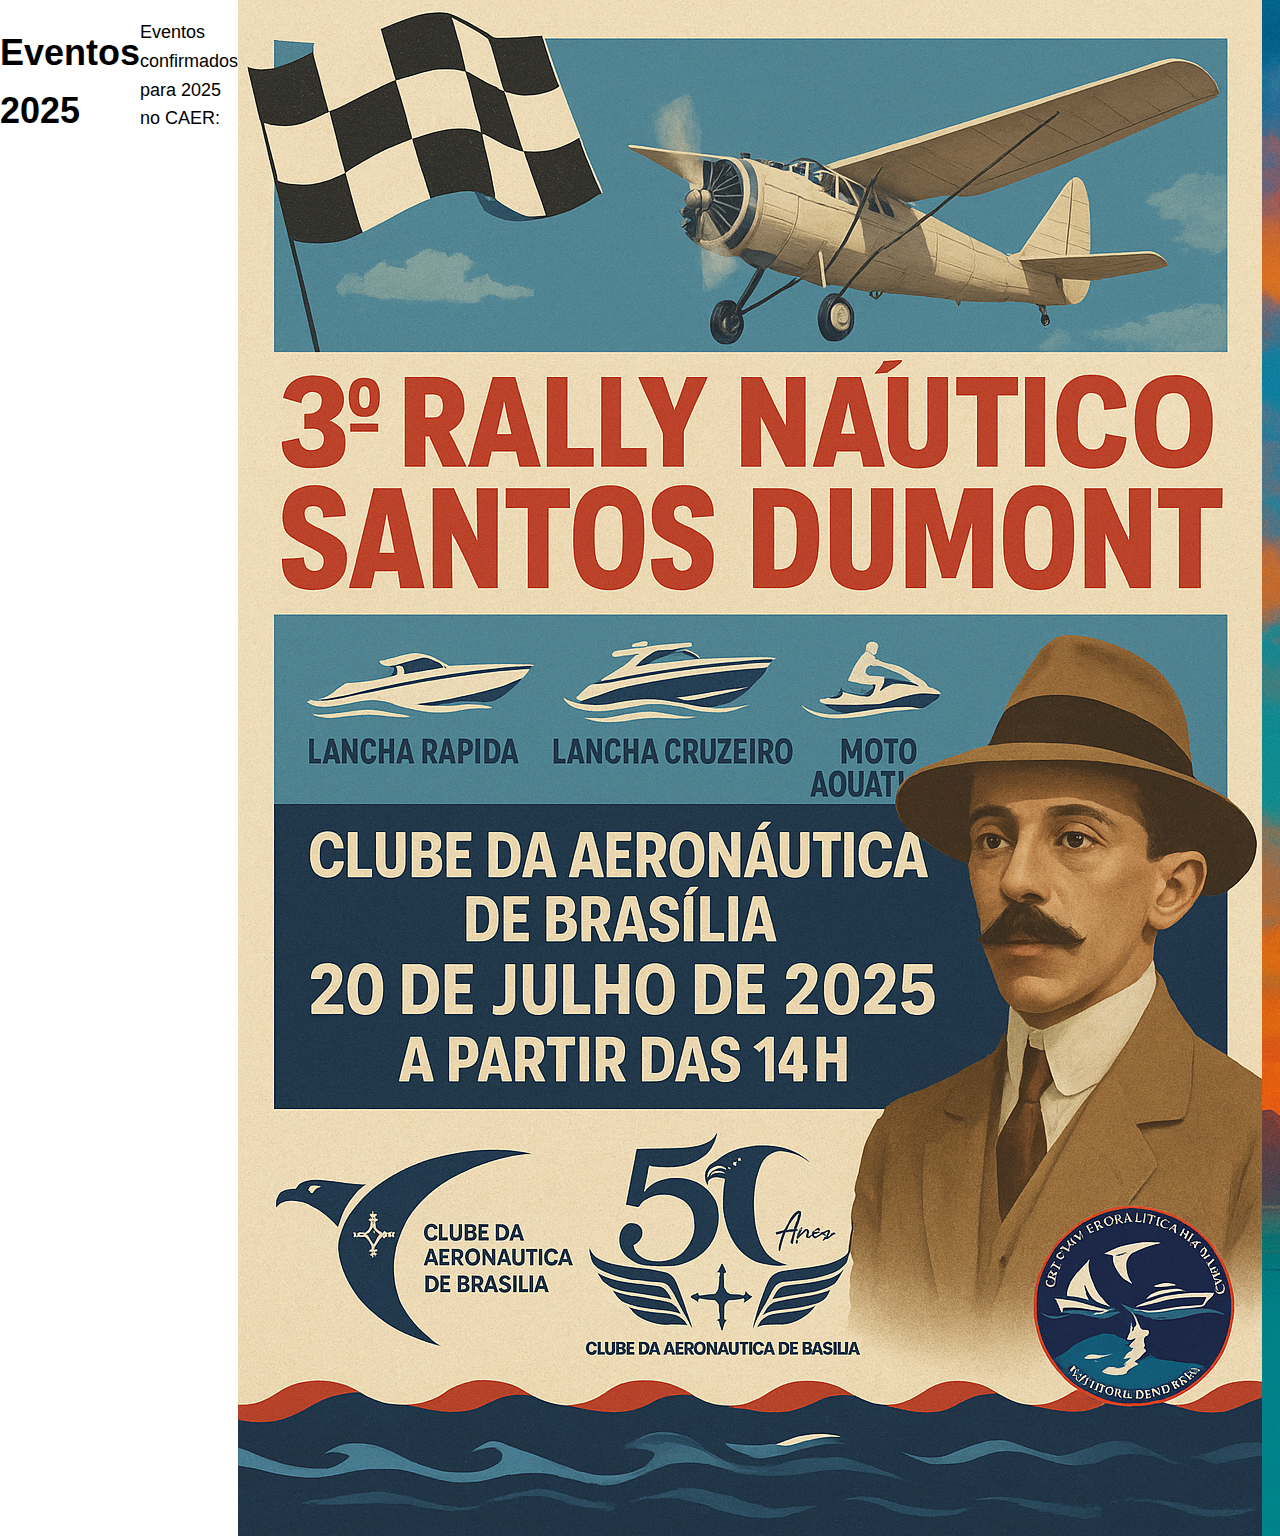
<file: index.html>
<!DOCTYPE html>
<html>
<head>
<meta charset="UTF-8"/>
<link rel="stylesheet" href="style.css">
<title>Diretoria náutica do CAER</title>
</head>
<body>
    <h1>Eventos 2025</h1>
    <p>Eventos confirmados para 2025 no CAER:</p>
    <img src="folderRally2025.PNG" alt="Banner do rally nautico">
    <img src="folder24hs2025.png" alt="Banner da regata 24 horas">
    <h1>Serviços</h1>
    <p>O clube da aeronáutica presta o serviço de locação de caiaques, pedalinhos e Standup Paddle aos sábados e domingos.</p>
    <img src="aluguel.jpg" alt="Banner da locacao">
</body>
</html>
</file>
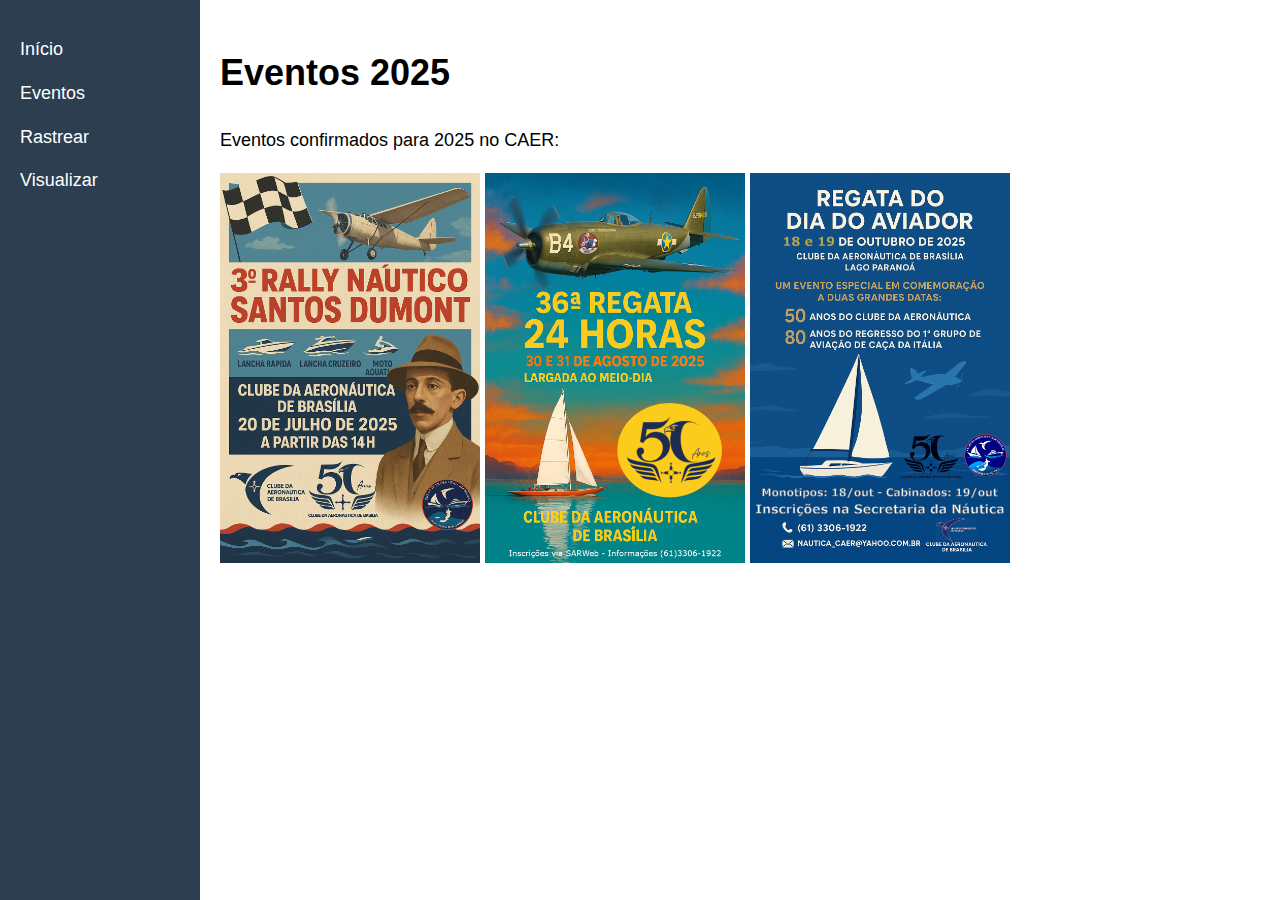
<file: eventos.html>
<!DOCTYPE html>
<html>
<head>
<meta charset="UTF-8"/>
<meta name="viewport" content="width=device-width, initial-scale=1.0">
<link rel="stylesheet" href="style.css">
<title>Eventos do CAER</title>
</head>
<body>
    <div id="menu-container"></div>
    <main>
        <h1>Eventos 2025</h1>
        <p>Eventos confirmados para 2025 no CAER:</p>
        <img src="folderRally2025.PNG" alt="Banner do rally nautico" class="fotoevento">
        <img src="folder24hs2025.png" alt="Banner da regata 24 horas" class="fotoevento">
        <img src="folderaviador25.png" alt="Banner da regata do dia do Aviador" class="fotoevento">
    </main>
    <script> // Carrega o menu externo
        fetch("menu.html").then(response => response.text()).then(data => {
            document.getElementById("menu-container").innerHTML = data;
        });
    </script>
</body>
</html>
</file>
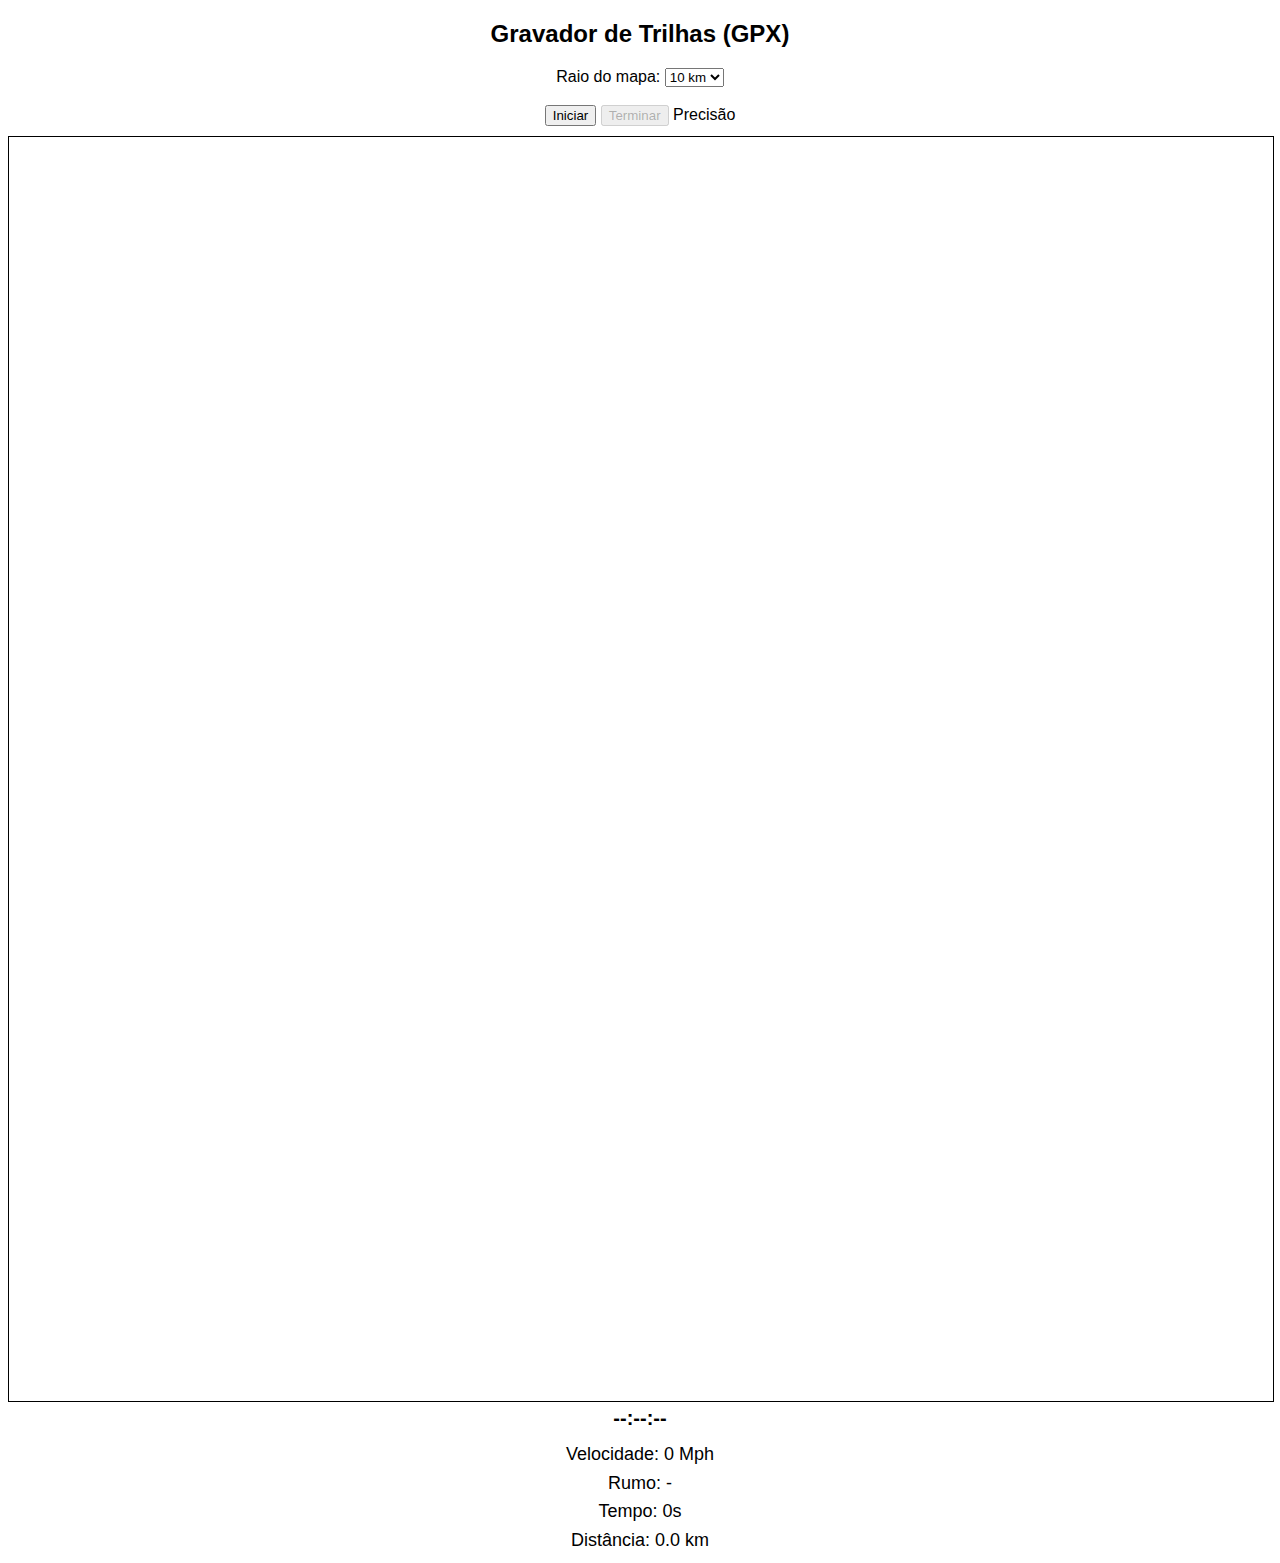
<file: rastreador.html>
<!DOCTYPE html>
<html lang="pt-BR">
<head>
<meta charset="UTF-8">
<meta name="viewport" content="width=device-width, initial-scale=1.0">
<title>Gravador GPX com Mapa</title>
<style>
  body { font-family: Arial, sans-serif; text-align: center; }
  canvas { border: 1px solid black; margin-top: 10px; }
  #info { margin-top: 10px; font-size: 18px; line-height: 1.6; }
  #relogio { font-size: 20px; margin-top: 5px; font-weight: bold; }
  #mapCanvas { width: 100%; height: width; display: block; }
  @media (max-width: 600px) { /* Celular (largura até 600px) */
    body {
      font-size: 20px;
    }
    #info { font-size: 36px; line-height: 1.6; }
    #relogio { font-size: 40px; }
  }
</style>
</head>
<body>
  <script src="rastreio.js"></script>

  <h2>Gravador de Trilhas (GPX)</h2>

  <label for="mapSelect" style="display:none;">Escolha o mapa:</label>
  <select id="mapSelect" style="display:none;">
    <option value="mapaLocal">Mapa local</option>
  </select>
  
  <label for="raio">Raio do mapa:</label>
  <select id="raio">
    <option value="2">2 km</option>
    <option value="5">5 km</option>
    <option value="10" selected>10 km</option>
    <option value="20">20 km</option>
    <option value="50">50 km</option>
  </select>
  <br><br>

  <button id="startBtn">Iniciar</button>
  <button id="stopBtn" disabled>Terminar</button>
  <label id="infoPrec">Precisão</label>
  <br>
  <canvas id="mapCanvas" width=max-content height=auto></canvas>

  <div id="relogio">--:--:--</div>
  <div id="info">
    Velocidade: 0 Mph<br>
    Rumo: -<br>
    Tempo: 0s<br>
    Distância: 0.0 km
  </div>

  <script>
    const canvas = document.getElementById("mapCanvas");
    const ctx = canvas.getContext("2d");
    const info = document.getElementById("info");

    window.addEventListener("load", ajustarCanvas);
    window.addEventListener("resize", ajustarCanvas);

    const img = new Image();
    let pontos = [];
    let intervalo = null;
    let watchId = null;
    let inicioTempo = null;
    let distanciaTotal = 0;
    let raioMapa = 10;

    let wakeLock = null;

    // Configuração dos mapas
    let mapas = {}; // mapaAtual será definido depois
    let mapaAtual = null;

    function carregarMapa(mapa) {
      mapaAtual = mapas[mapa];
      img.src = mapaAtual.arquivo;
      img.onload = () => {
        ctx.drawImage(img, 0, 0, canvas.width, canvas.height);
      };
    }

    // Conversão GPS → Canvas
    function gpsParaCanvas(lat, lon) {
      const {minLat, maxLat, minLon, maxLon} = mapaAtual;
      const x = (lon - minLon) / (maxLon - minLon) * canvas.width;
      const y = canvas.height - (lat - minLat) / (maxLat - minLat) * canvas.height;
      return {x, y};
    }

    function desenharPercurso() {
      ctx.clearRect(0, 0, canvas.width, canvas.height);
      ctx.drawImage(img, 0, 0, canvas.width, canvas.height);

      if (pontos.length < 2) return;

      ctx.beginPath();
      const inicio = gpsParaCanvas(pontos[0].lat, pontos[0].lon);
      ctx.moveTo(inicio.x, inicio.y);

      for (let i = 1; i < pontos.length; i++) {
        const p = gpsParaCanvas(pontos[i].lat, pontos[i].lon);
        ctx.lineTo(p.x, p.y);
      }

      ctx.strokeStyle = "red";
      ctx.lineWidth = 3;
      ctx.stroke();

      const ultimo = gpsParaCanvas(pontos[pontos.length-1].lat, pontos[pontos.length-1].lon);
      ctx.fillStyle = "blue";
      ctx.beginPath();
      ctx.arc(ultimo.x, ultimo.y, 5, 0, 2 * Math.PI);
      ctx.fill();
    }

    function atualizarInfo() {
      let vel_api = 0;
      let rumo_api = "-";
      let rumo_apiTxt = "-";

      if (pontos.length >= 2) {
        const p1 = pontos[pontos.length-2];
        const p2 = pontos[pontos.length-1];

        const dist = distanciaMetros(p1.lat, p1.lon, p2.lat, p2.lon);
        distanciaTotal += dist;

        if(p2.speed == null){
          const dt = (new Date(p2.time) - new Date(p1.time)) / 1000;
          const vel = dt > 0 ? (dist/dt) : 0;
          //velKmh = (vel * 3.6).toFixed(1);
          velMph = (vel * 2.23694).toFixed(1);
          vel_api = velMph;
        }else vel_api = (p2.speed * 2.23694).toFixed(1); //Converte de metros/segundo para mph
        if(p2.heading == null){
          rumo = calcularRumo(p1.lat, p1.lon, p2.lat, p2.lon).toFixed(0);
          rumo_api = rumo;
        }else rumo_api = p2.heading.toFixed(0);
        rumo_apiTxt = rumoCardinal(rumo_api);

        const accdisplay = document.getElementById("infoPrec");
        accdisplay.innerText = `Precisão: ${p2.accuracy.toFixed(2)} m`;
        if(p2.accuracy < 2.5) accdisplay.style.backgroundColor = "green";
        else if(p2.accuracy < 5) accdisplay.style.backgroundColor = "yellow";
        else accdisplay.style.backgroundColor = "red";
      }

      const tempoDecorrido = inicioTempo ? Math.floor((Date.now() - inicioTempo) / 1000) : 0;
      const horas = Math.floor(tempoDecorrido / 3600);
      const minutos = Math.floor((tempoDecorrido % 3600) / 60);
      const segundos = tempoDecorrido % 60;
      const tempoFmt = `${horas}h ${minutos}m ${segundos}s`;

      info.innerHTML = `
        Velocidade: ${vel_api} Mph<br>
        Rumo: ${rumo_api}° (${rumo_apiTxt})<br>
        Tempo: ${tempoFmt}<br>
        Distância: ${(distanciaTotal/1000).toFixed(2)} km
      `;
    }

    document.getElementById("raio").addEventListener("change", (e) => {
      raioMapa = parseInt(e.target.value);
      if(mapaAtual.id == "mapaLocal") carregarMapaAtual();
      else carregarMapa(mapsel.value);
      desenharPercurso();
    });

    async function ativarWakeLock() {
      try {
        wakeLock = await navigator.wakeLock.request("screen");
        console.log("Wake Lock ativo.");
        wakeLock.addEventListener("release", () => console.log("Wake Lock liberado!"));
      } catch (err) {
        console.error("Erro ao ativar Wake Lock:", err);
      }
    }

    async function desativarWakeLock() {
      if (wakeLock) await wakeLock.release();
      wakeLock = null;
    }

    document.getElementById("mapSelect").onchange = (e) => {
      carregarMapa(e.target.value);
    };

    document.getElementById("startBtn").onclick = () => {
      pontos = [];
      distanciaTotal = 0;
      inicioTempo = Date.now();

      document.getElementById("startBtn").disabled = true;
      document.getElementById("stopBtn").disabled = false;

      ativarWakeLock();
      desenharPercurso();
      document.getElementById("infoPrec").innerText = "Aguardando GPS...";
      //intervalo = iniciaGravacao_interval(pontos);
      watchId = iniciaGravacao_watch(pontos);
    };

    document.getElementById("stopBtn").onclick = () => {
      //clearInterval(intervalo);
      navigator.geolocation.clearWatch(watchId);
      document.getElementById("startBtn").disabled = false;
      document.getElementById("stopBtn").disabled = true;

      desativarWakeLock();

      const gpx = gerarGPX(pontos);
      const blob = new Blob([gpx], { type: "application/gpx+xml" });
      const url = URL.createObjectURL(blob);

      const a = document.createElement("a");
      a.href = url;
      a.download = "trilha.gpx";
      a.click();
      URL.revokeObjectURL(url);

      alert("Arquivo GPX gerado e baixado!");
    };

    // Relógio local
    function atualizarRelogio() {
      const agora = new Date();
      const horas = String(agora.getHours()).padStart(2,'0');
      const minutos = String(agora.getMinutes()).padStart(2,'0');
      const segundos = String(agora.getSeconds()).padStart(2,'0');
      document.getElementById("relogio").textContent = `${horas}:${minutos}:${segundos}`;
    }
    setInterval(atualizarRelogio, 1000);

    // Carrega mapa inicial
    //carregarMapasJSON();
    carregarMapaAtual();
  </script>
</body>
</file>
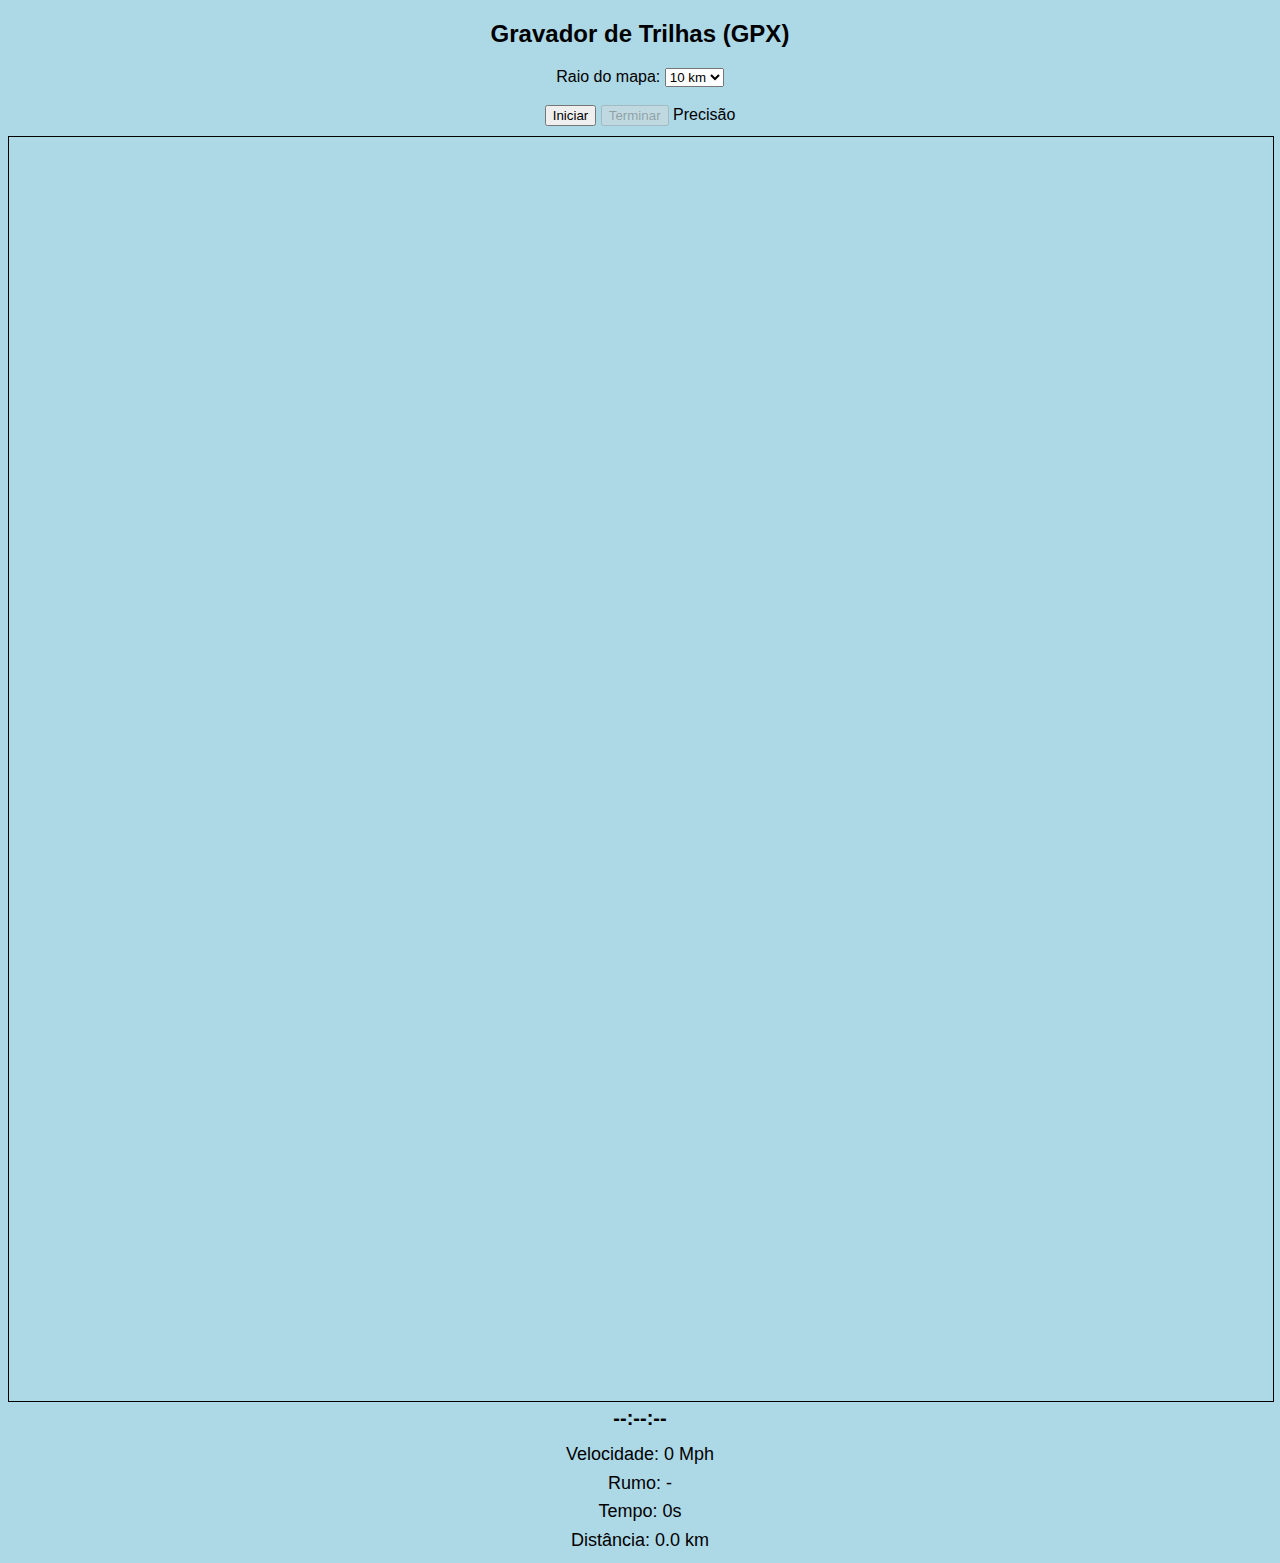
<file: rastreadorI.html>
<!DOCTYPE html>
<html lang="pt-BR">
<head>
<meta charset="UTF-8">
<meta name="viewport" content="width=device-width, initial-scale=1.0">
<title>Gravador GPX com Mapa</title>
<style>
  body { font-family: Arial, sans-serif; text-align: center; background-color: lightblue;}
  canvas { border: 1px solid black; margin-top: 10px; }
  #info { margin-top: 10px; font-size: 18px; line-height: 1.6; }
  #relogio { font-size: 20px; margin-top: 5px; font-weight: bold; }
  #mapCanvas { width: 100%; height: width; display: block; }
  @media (max-width: 600px) { /* Celular (largura até 600px) */
    body {
      font-size: 20px;
    }
    #info { font-size: 36px; line-height: 1.6; }
    #relogio { font-size: 40px; }
  }
</style>
</head>
<body>
  <script src="rastreio.js"></script>

  <h2>Gravador de Trilhas (GPX)</h2>

  <label for="mapSelect" style="display:none;">Escolha o mapa:</label>
  <select id="mapSelect" style="display:none;">
    <option value="mapaLocal">Mapa local</option>
  </select>
  
  <label for="raio">Raio do mapa:</label>
  <select id="raio">
    <option value="2">2 km</option>
    <option value="5">5 km</option>
    <option value="10" selected>10 km</option>
    <option value="20">20 km</option>
    <option value="50">50 km</option>
  </select>
  <br><br>

  <button id="startBtn">Iniciar</button>
  <button id="stopBtn" disabled>Terminar</button>
  <label id="infoPrec">Precisão</label>
  <br>
  <canvas id="mapCanvas" width=max-content height=auto></canvas>

  <div id="relogio">--:--:--</div>
  <div id="info">
    Velocidade: 0 Mph<br>
    Rumo: -<br>
    Tempo: 0s<br>
    Distância: 0.0 km
  </div>

  <script>
    const canvas = document.getElementById("mapCanvas");
    const ctx = canvas.getContext("2d");
    const info = document.getElementById("info");

    window.addEventListener("load", ajustarCanvas);
    window.addEventListener("resize", ajustarCanvas);

    const img = new Image();
    let pontos = [];
    let intervalo = null;
    let watchId = null;
    let inicioTempo = null;
    let distanciaTotal = 0;
    let raioMapa = 10;

    let wakeLock = null;

    // Configuração dos mapas
    let mapas = {}; // mapaAtual será definido depois
    let mapaAtual = null;

    function carregarMapa(mapa) {
      mapaAtual = mapas[mapa];
      img.src = mapaAtual.arquivo;
      img.onload = () => {
        ctx.drawImage(img, 0, 0, canvas.width, canvas.height);
      };
    }

    // Conversão GPS → Canvas
    function gpsParaCanvas(lat, lon) {
      const {minLat, maxLat, minLon, maxLon} = mapaAtual;
      const x = (lon - minLon) / (maxLon - minLon) * canvas.width;
      const y = canvas.height - (lat - minLat) / (maxLat - minLat) * canvas.height;
      return {x, y};
    }

    function desenharPercurso() {
      ctx.clearRect(0, 0, canvas.width, canvas.height);
      ctx.drawImage(img, 0, 0, canvas.width, canvas.height);

      if (pontos.length < 2) return;

      ctx.beginPath();
      const inicio = gpsParaCanvas(pontos[0].lat, pontos[0].lon);
      ctx.moveTo(inicio.x, inicio.y);

      for (let i = 1; i < pontos.length; i++) {
        const p = gpsParaCanvas(pontos[i].lat, pontos[i].lon);
        ctx.lineTo(p.x, p.y);
      }

      ctx.strokeStyle = "red";
      ctx.lineWidth = 3;
      ctx.stroke();

      const ultimo = gpsParaCanvas(pontos[pontos.length-1].lat, pontos[pontos.length-1].lon);
      ctx.fillStyle = "blue";
      ctx.beginPath();
      ctx.arc(ultimo.x, ultimo.y, 5, 0, 2 * Math.PI);
      ctx.fill();
    }

    function atualizarInfo() {
      let vel_api = 0;
      let rumo_api = "-";
      let rumo_apiTxt = "-";

      if (pontos.length >= 2) {
        const p1 = pontos[pontos.length-2];
        const p2 = pontos[pontos.length-1];

        const dist = distanciaMetros(p1.lat, p1.lon, p2.lat, p2.lon);
        distanciaTotal += dist;

        if(p2.speed == null){
          const dt = (new Date(p2.time) - new Date(p1.time)) / 1000;
          const vel = dt > 0 ? (dist/dt) : 0;
          //velKmh = (vel * 3.6).toFixed(1);
          velMph = (vel * 2.23694).toFixed(1);
          vel_api = velMph;
        }else vel_api = (p2.speed * 2.23694).toFixed(1); //Converte de metros/segundo para mph
        if(p2.heading == null){
          rumo = calcularRumo(p1.lat, p1.lon, p2.lat, p2.lon).toFixed(0);
          rumo_api = rumo;
        }else rumo_api = p2.heading.toFixed(0);
        rumo_apiTxt = rumoCardinal(rumo_api);

        const accdisplay = document.getElementById("infoPrec");
        accdisplay.innerText = `Precisão: ${p2.accuracy.toFixed(2)} m`;
        if(p2.accuracy < 2.5) accdisplay.style.backgroundColor = "green";
        else if(p2.accuracy < 5) accdisplay.style.backgroundColor = "yellow";
        else accdisplay.style.backgroundColor = "red";
      }

      const tempoDecorrido = inicioTempo ? Math.floor((Date.now() - inicioTempo) / 1000) : 0;
      const horas = Math.floor(tempoDecorrido / 3600);
      const minutos = Math.floor((tempoDecorrido % 3600) / 60);
      const segundos = tempoDecorrido % 60;
      const tempoFmt = `${horas}h ${minutos}m ${segundos}s`;

      info.innerHTML = `
        Velocidade: ${vel_api} Mph<br>
        Rumo: ${rumo_api}° (${rumo_apiTxt})<br>
        Tempo: ${tempoFmt}<br>
        Distância: ${(distanciaTotal/1000).toFixed(2)} km
      `;
    }

    document.getElementById("raio").addEventListener("change", (e) => {
      raioMapa = parseInt(e.target.value);
      if(mapaAtual.id == "mapaLocal") carregarMapaAtual();
      else carregarMapa(mapsel.value);
      desenharPercurso();
    });

    async function ativarWakeLock() {
      try {
        wakeLock = await navigator.wakeLock.request("screen");
        console.log("Wake Lock ativo.");
        wakeLock.addEventListener("release", () => console.log("Wake Lock liberado!"));
      } catch (err) {
        console.error("Erro ao ativar Wake Lock:", err);
      }
    }

    async function desativarWakeLock() {
      if (wakeLock) await wakeLock.release();
      wakeLock = null;
    }

    document.getElementById("mapSelect").onchange = (e) => {
      carregarMapa(e.target.value);
    };

    document.getElementById("startBtn").onclick = () => {
      pontos = [];
      distanciaTotal = 0;
      inicioTempo = Date.now();

      document.getElementById("startBtn").disabled = true;
      document.getElementById("stopBtn").disabled = false;

      ativarWakeLock();
      desenharPercurso();
      document.getElementById("infoPrec").innerText = "Aguardando GPS...";
      intervalo = iniciaGravacao_interval(pontos);
      //watchId = iniciaGravacao_watch(pontos);
    };

    document.getElementById("stopBtn").onclick = () => {
      clearInterval(intervalo);
      //navigator.geolocation.clearWatch(watchId);
      document.getElementById("startBtn").disabled = false;
      document.getElementById("stopBtn").disabled = true;

      desativarWakeLock();

      const gpx = gerarGPX(pontos);
      const blob = new Blob([gpx], { type: "application/gpx+xml" });
      const url = URL.createObjectURL(blob);

      const a = document.createElement("a");
      a.href = url;
      a.download = "trilha.gpx";
      a.click();
      URL.revokeObjectURL(url);

      alert("Arquivo GPX gerado e baixado!");
    };

    // Relógio local
    function atualizarRelogio() {
      const agora = new Date();
      const horas = String(agora.getHours()).padStart(2,'0');
      const minutos = String(agora.getMinutes()).padStart(2,'0');
      const segundos = String(agora.getSeconds()).padStart(2,'0');
      document.getElementById("relogio").textContent = `${horas}:${minutos}:${segundos}`;
    }
    setInterval(atualizarRelogio, 1000);

    // Carrega mapa inicial
    //carregarMapasJSON();
    carregarMapaAtual();
  </script>
</body>
</file>
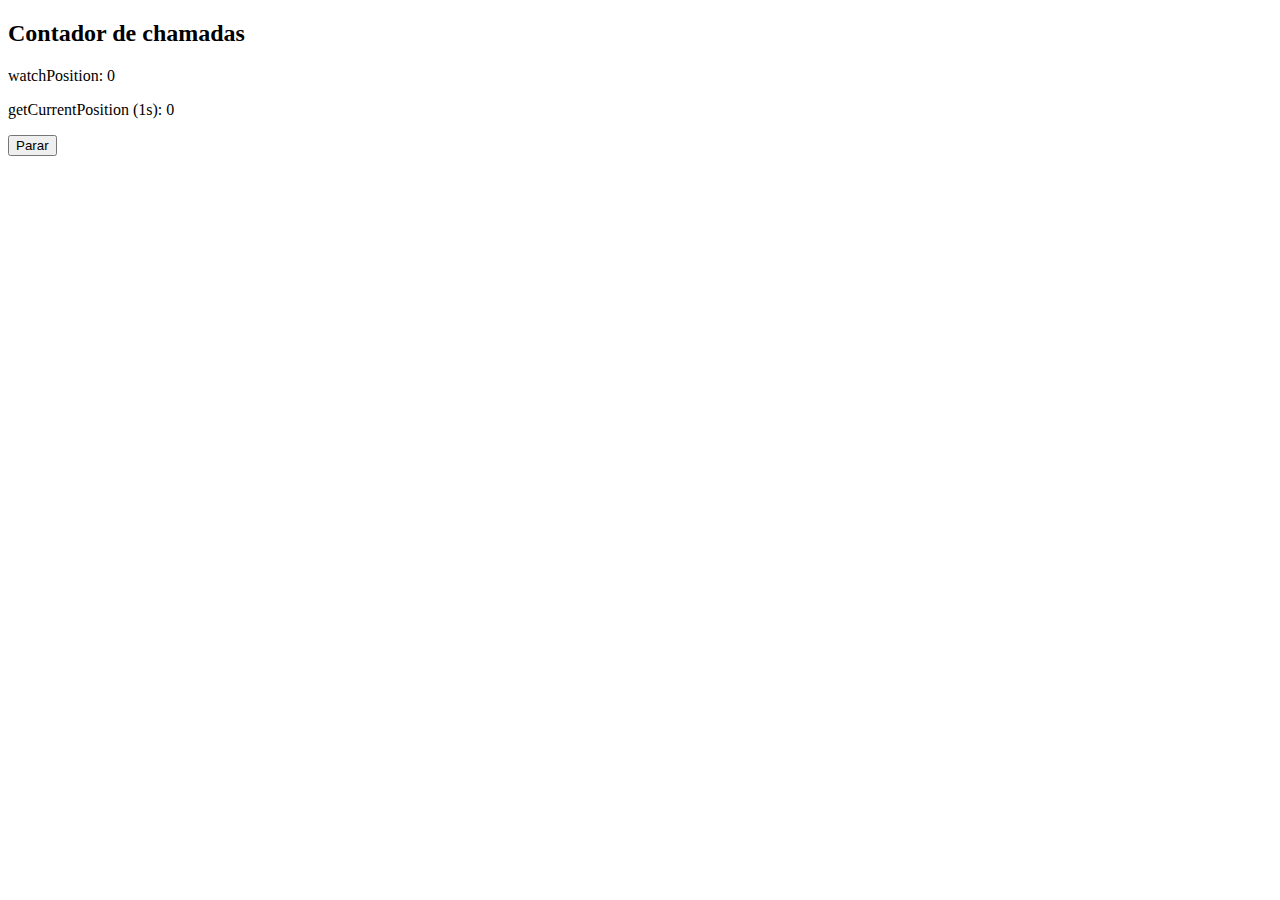
<file: testerastreio.html>
<!DOCTYPE html>
<html lang="pt-br">
<head>
<meta charset="UTF-8">
<title>Comparação Geolocation</title>
</head>
<body>
<h2>Contador de chamadas</h2>
<p>watchPosition: <span id="watchCount">0</span></p>
<p>getCurrentPosition (1s): <span id="intervalCount">0</span></p>
<button id="parar">Parar</button>

<script>
const watchDisplay = document.getElementById("watchCount");
const intervalDisplay = document.getElementById("intervalCount");

let watchCalls = 0;
let intervalCalls = 0;

// --- WATCHPOSITION ---
let watchId = navigator.geolocation.watchPosition(
  pos => {
    watchCalls++;
    watchDisplay.innerText = watchCalls;
    console.log("watchPosition:", pos.coords.latitude, pos.coords.longitude);
  },
  err => console.error("watchPosition erro:", err),
  {
    enableHighAccuracy: true,
    timeout: 5000,
    maximumAge: 1000 // aceita posição até 1s antiga
  }
);

// --- GETCURRENTPOSITION + setInterval ---
let intervalId = setInterval(() => {
  navigator.geolocation.getCurrentPosition(
    pos => {
      intervalCalls++;
      intervalDisplay.innerText = intervalCalls;
      console.log("getCurrentPosition:", pos.coords.latitude, pos.coords.longitude);
    },
    err => console.error("getCurrentPosition erro:", err),
    {
      enableHighAccuracy: true,
      timeout: 5000,
      maximumAge: 0
    }
  );
}, 1000);

// --- Botão parar ---
document.getElementById("parar").addEventListener("click", () => {
  navigator.geolocation.clearWatch(watchId);
  clearInterval(intervalId);
  console.log("Rastreamento parado");
});
</script>
</body>
</html>
</file>
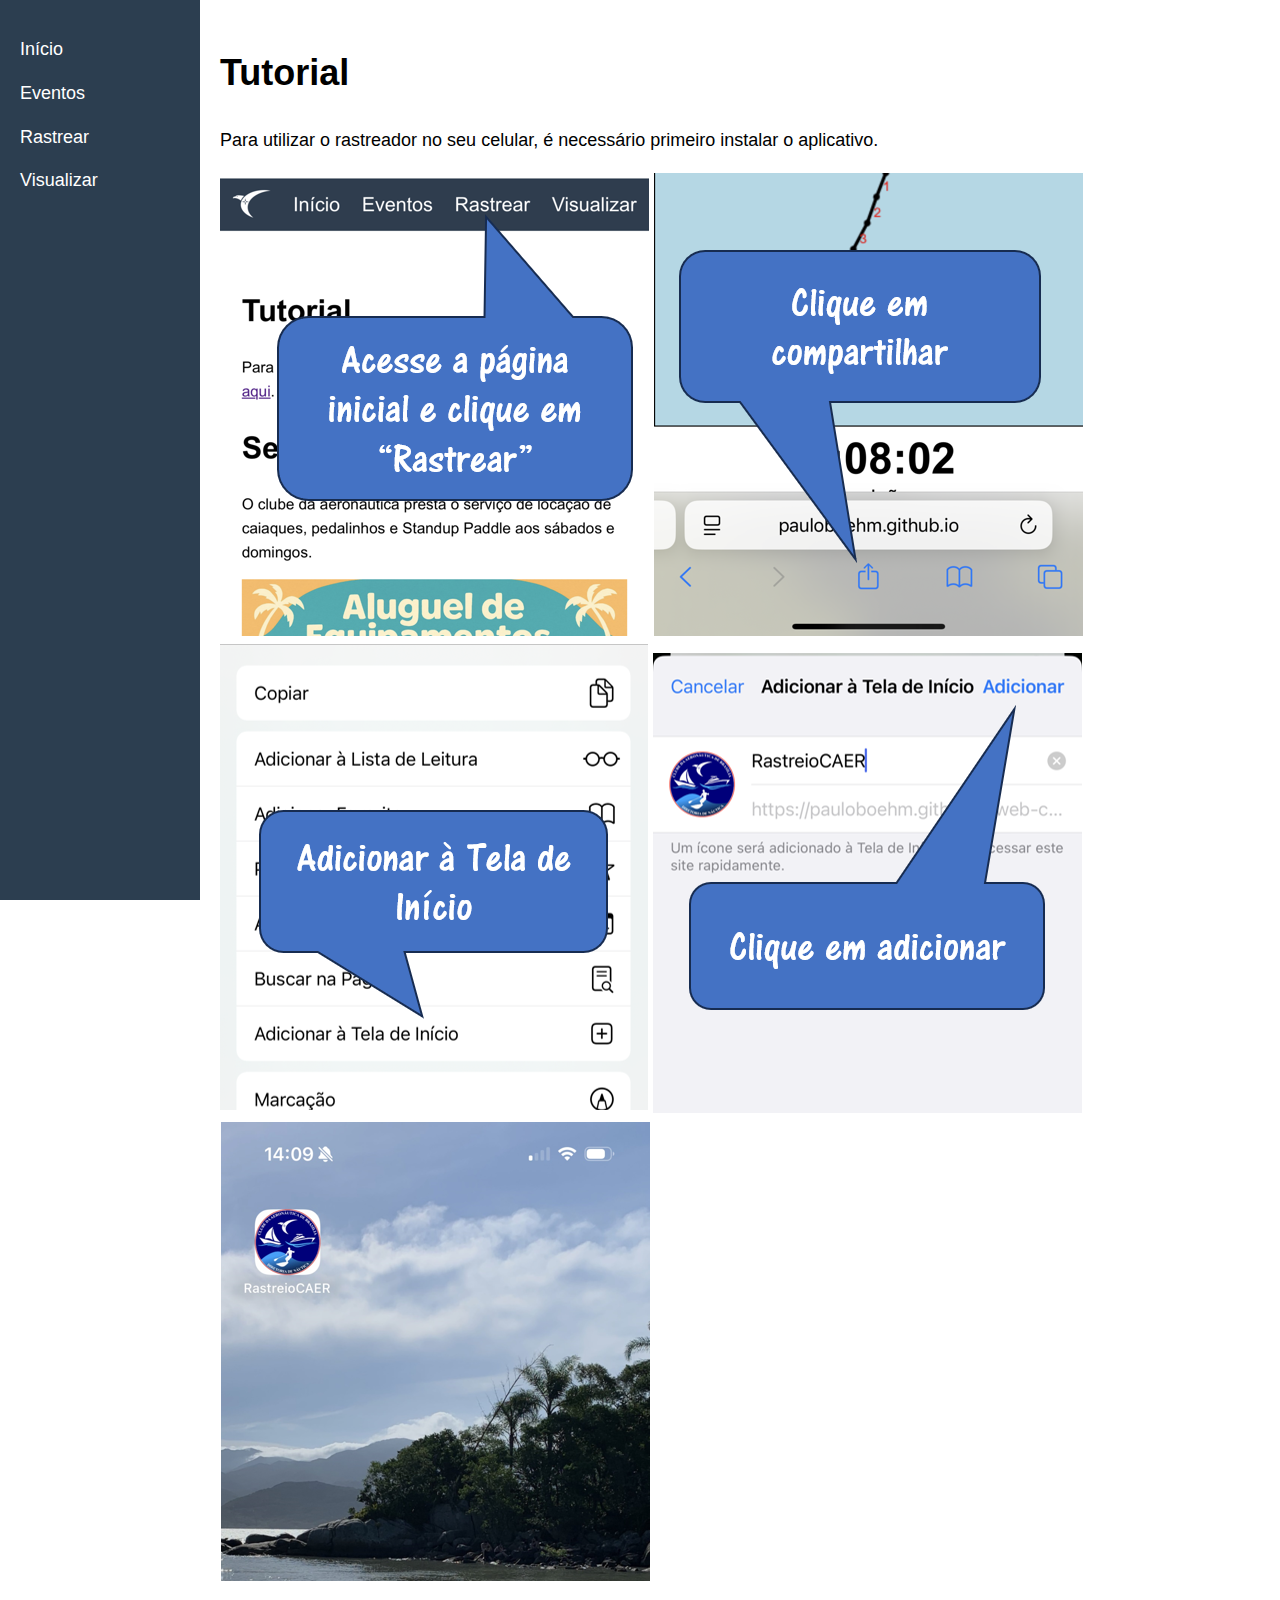
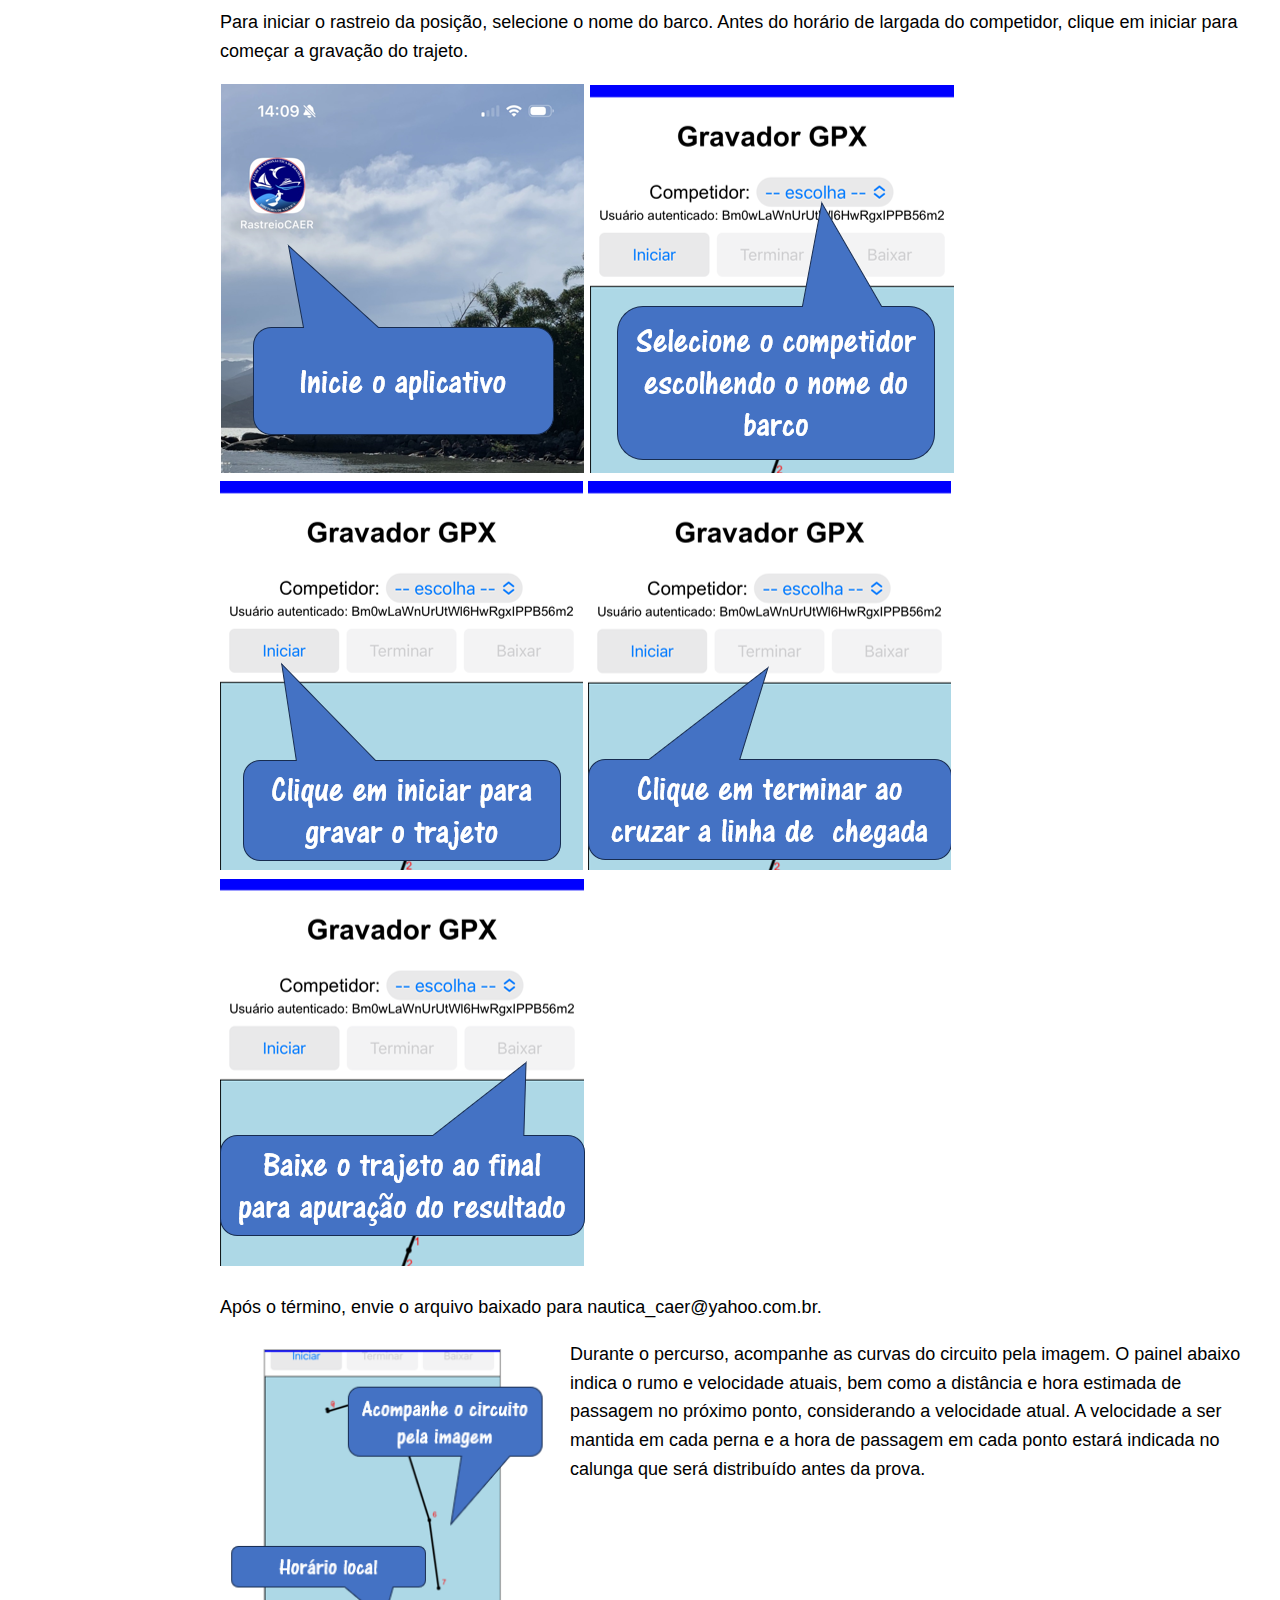
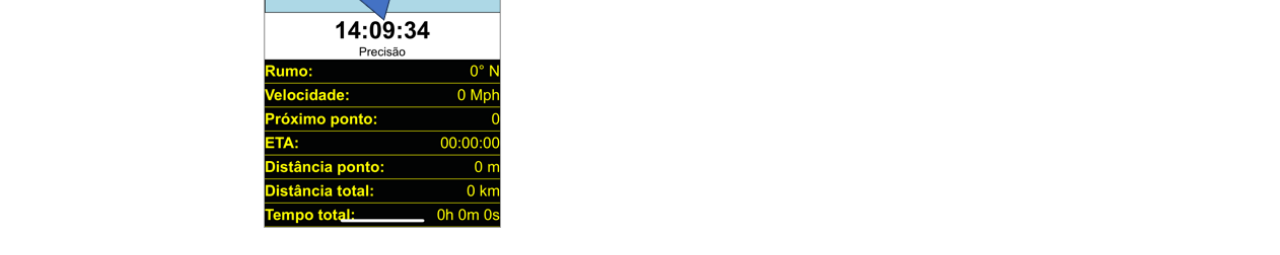
<file: tutorialrastreio.html>
<!DOCTYPE html>
<html>
<head>
<meta charset="UTF-8"/>
<meta name="viewport" content="width=device-width, initial-scale=1.0">
<link rel="stylesheet" href="style.css">
<title>Tutorial para rastreio</title>
</head>
<body>
    <div id="menu-container"></div>
    <main>
        <h1>Tutorial</h1>
        <p>Para utilizar o rastreador no seu celular, é necessário primeiro instalar o aplicativo.</p>
        <img src="imagem/tut1.png" alt="tutorial" class="imgtut">
        <img src="imagem/tut2.png" alt="tutorial" class="imgtut">
        <img src="imagem/tut3.png" alt="tutorial" class="imgtut">
        <img src="imagem/tut4.png" alt="tutorial" class="imgtut">
        <img src="imagem/tut5.png" alt="tutorial" class="imgtut">
        <p>Para iniciar o rastreio da posição, selecione o nome do barco. Antes do horário de largada 
            do competidor, clique em iniciar para começar a gravação do trajeto.</p>
        <img src="imagem/tut11.png" alt="tutorial" class="imgtut">
        <img src="imagem/tut12.png" alt="tutorial" class="imgtut">
        <img src="imagem/tut13.png" alt="tutorial" class="imgtut">
        <img src="imagem/tut14.png" alt="tutorial" class="imgtut">
        <img src="imagem/tut15.png" alt="tutorial" class="imgtut">
        <p>Após o término, envie o arquivo baixado para nautica_caer@yahoo.com.br.</p>
        <img src="imagem/tut21.png" alt="tutorial" class="imgtut" style="float: left; width:350px;">
        <p>Durante o percurso, acompanhe as curvas do circuito pela imagem. O painel abaixo indica o rumo e
             velocidade atuais, bem como a distância e hora estimada de passagem no próximo ponto, considerando
             a velocidade atual. A velocidade a ser mantida em cada perna e a hora de passagem em cada ponto
             estará indicada no calunga que será distribuído antes da prova.</p>
    </main>
    <script> // Carrega o menu externo
        fetch("menu.html").then(response => response.text()).then(data => {
            document.getElementById("menu-container").innerHTML = data;
        });
    </script>
</body>
</html>
</file>
<file: style.css>
/* Estilo padrão (desktop) */
body {
    font-size: 18px;
    font-family: Arial, sans-serif;
    line-height: 1.6;
    margin: 0;
    display: flex;
}
  
/* Menu lateral padrão (desktop) */
nav {
  background-color: #2c3e50;
  color: white;
  width: 200px;
  min-height: 100vh;
  padding: 20px;
  box-sizing: border-box;
  position: fixed;
}

nav ul {
  list-style: none;
  padding: 0;
  margin: 0;
}

nav ul li {
  margin: 15px 0;
}

nav ul li a {
  color: white;
  text-decoration: none;
  font-size: 18px;
}

nav ul li a:hover {
  text-decoration: underline;
}

/* Conteúdo ao lado do menu */
main {
  flex: 1;
  padding: 20px;
  margin-left: 200px;  /* mesmo valor da largura do menu */
}

img {
  max-width: 100%;
  height: auto;
}

.fotoevento {
  max-width: 25%;
}

/* Tablet (largura até 1024px) */
@media (max-width: 1024px) {
  body {
    font-size: 16px;
  }
}
  
/* Celular (largura até 600px) */
@media (max-width: 600px) {
  body {
    font-size: 14px;
    flex-direction: column; /* menu em cima, conteúdo embaixo */
  }
  nav {
    width: 100%;
    min-height: auto;
    display: flex;
    justify-content: center;
    padding: 10px;
    z-index: 1000;    /* garante que fique acima do conteúdo */
  }
  nav ul {
    display: flex;
    gap: 20px;
  }
  nav ul li {
    margin: 0;
  }
  main {
    margin-left: 0;
    margin-top: 60px;  /* espaço para o menu fixo no topo */
  }
  .fotoevento {
    max-width: 100%;
  }
}
</file>
